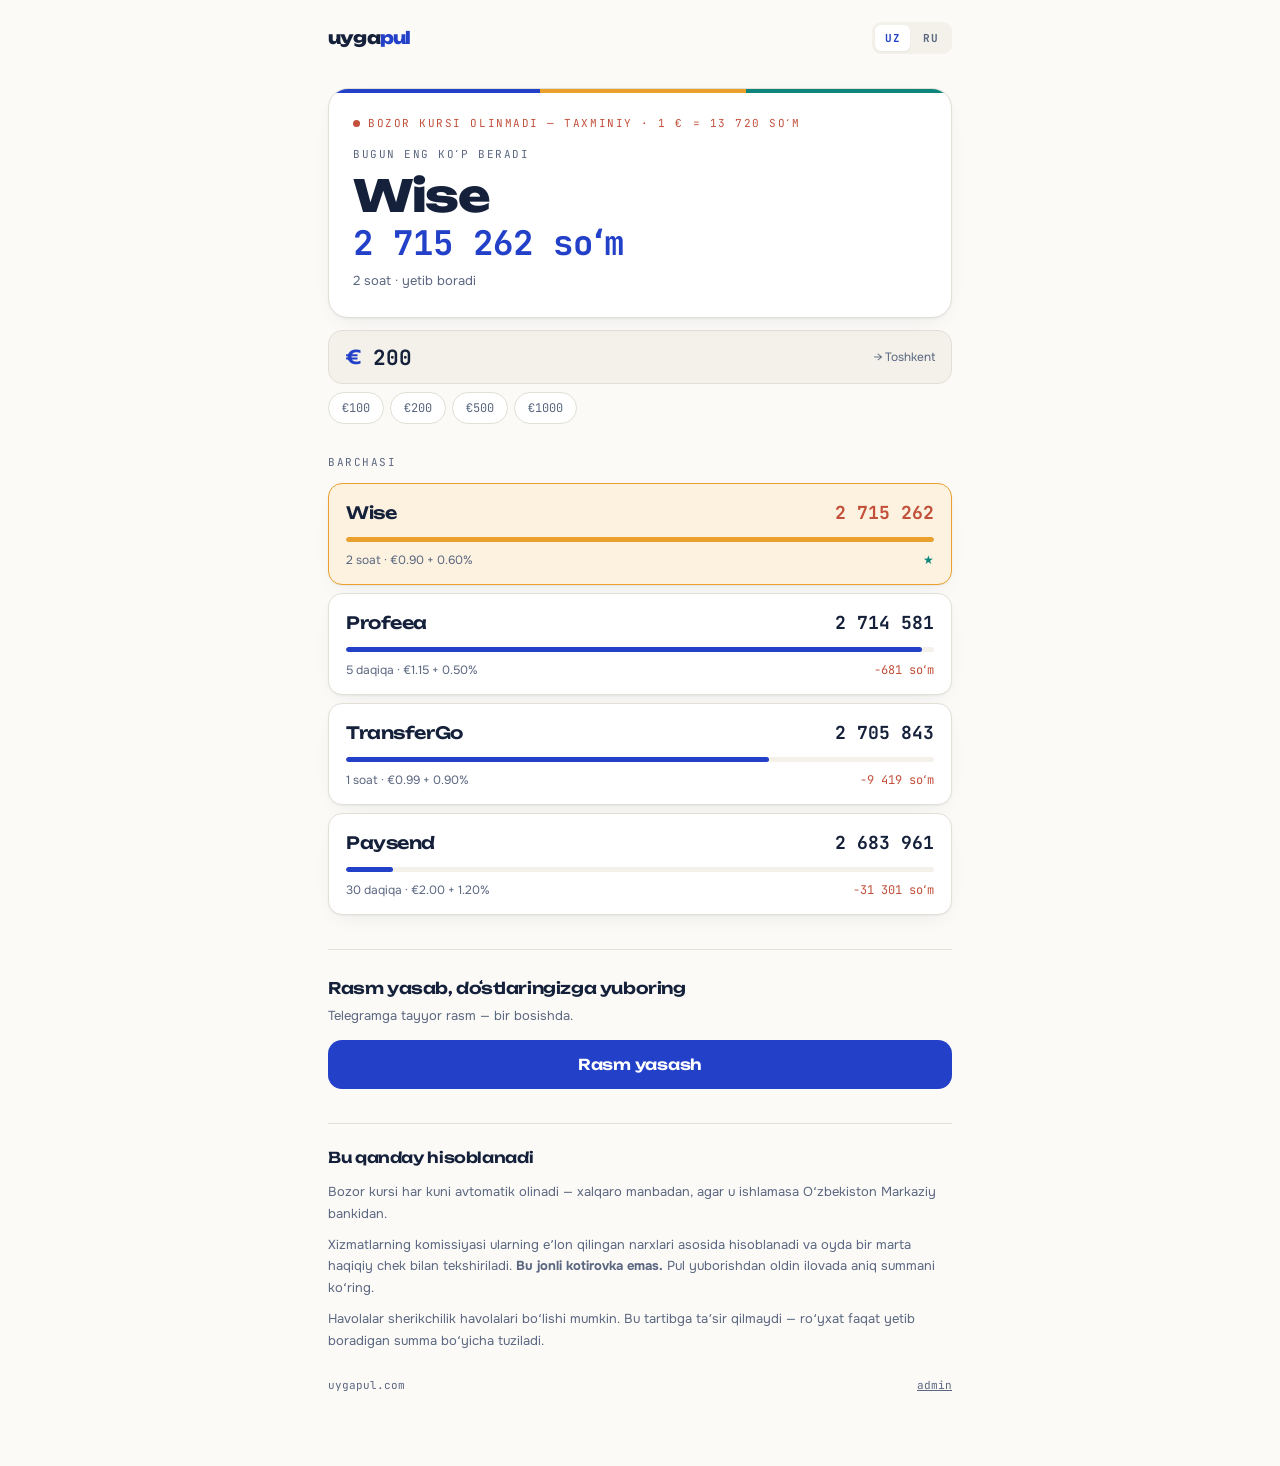
<file: index.html>
<!DOCTYPE html>
<html lang="uz">
<head>
<meta charset="utf-8">
<meta name="viewport" content="width=device-width,initial-scale=1">
<title>Uygapul — Oʻzbekistonga pul oʻtkazish kurslari</title>
<meta name="description" content="Yevropadan Oʻzbekistonga pul oʻtkazish. Profee, Wise, Paysend va TransferGo kurslari har kuni yangilanadi. Qaysi biri koʻproq soʻm beradi?">
<meta property="og:title" content="Uygapul — bugungi kurslar">
<meta property="og:description" content="Yevropadan Oʻzbekistonga pul oʻtkazish kurslarini taqqoslang.">
<meta property="og:type" content="website">
<link rel="preconnect" href="https://fonts.googleapis.com">
<link rel="preconnect" href="https://fonts.gstatic.com" crossorigin>
<link href="https://fonts.googleapis.com/css2?family=Unbounded:wght@600;800&family=Onest:wght@400;500;700&family=JetBrains+Mono:wght@400;700&display=swap" rel="stylesheet">
<link rel="stylesheet" href="./assets/style.css">
</head>
<body>
<div class="wrap">

  <div class="mast">
    <a class="logo" href="./index.html">uyga<b>pul</b></a>
    <div class="langs">
      <button data-lang="uz" aria-pressed="true">UZ</button>
      <button data-lang="ru" aria-pressed="false">RU</button>
    </div>
  </div>

  <div class="hero">
    <div class="kicker" id="kicker"><span class="pip"></span><span id="kickerTxt">…</span></div>
    <div class="sect-label" id="heroLabel">Bugun eng koʻp beradi</div>
    <h1 class="winner-name" id="winnerName">—</h1>
    <div class="winner-sum" id="winnerSum">—</div>
    <div class="winner-sub" id="winnerSub"></div>
  </div>

  <div class="control">
    <span class="eur">€</span>
    <input id="amt" type="number" inputmode="decimal" value="200" min="5" max="10000" aria-label="Summa">
    <span class="dest" id="dest">→ Toshkent</span>
  </div>
  <div class="chips">
    <button data-a="100">€100</button>
    <button data-a="200">€200</button>
    <button data-a="500">€500</button>
    <button data-a="1000">€1000</button>
  </div>

  <div class="sect-label" id="allLabel">Barchasi</div>
  <div id="rows"></div>

  <div class="share">
    <h2 id="shareH">Rasm yasab, doʻstlaringizga yuboring</h2>
    <p id="shareP">Telegramga tayyor rasm — bir bosishda.</p>
    <button class="btn" id="make">Rasm yasash</button>
    <canvas id="card" width="820" height="820"></canvas>
    <a class="btn ghost" id="save" download="uygapul.png">Rasmni saqlash ↓</a>
  </div>

  <div class="method">
    <h2 id="methodH">Bu qanday hisoblanadi</h2>
    <div id="methodBody"></div>
  </div>

  <div class="foot">
    <span>uygapul.com</span>
    <span><a href="./admin.html">admin</a></span>
  </div>
</div>

<script src="./data/providers.js"></script>
<script src="./assets/app.js"></script>
</body>
</html>
</file>
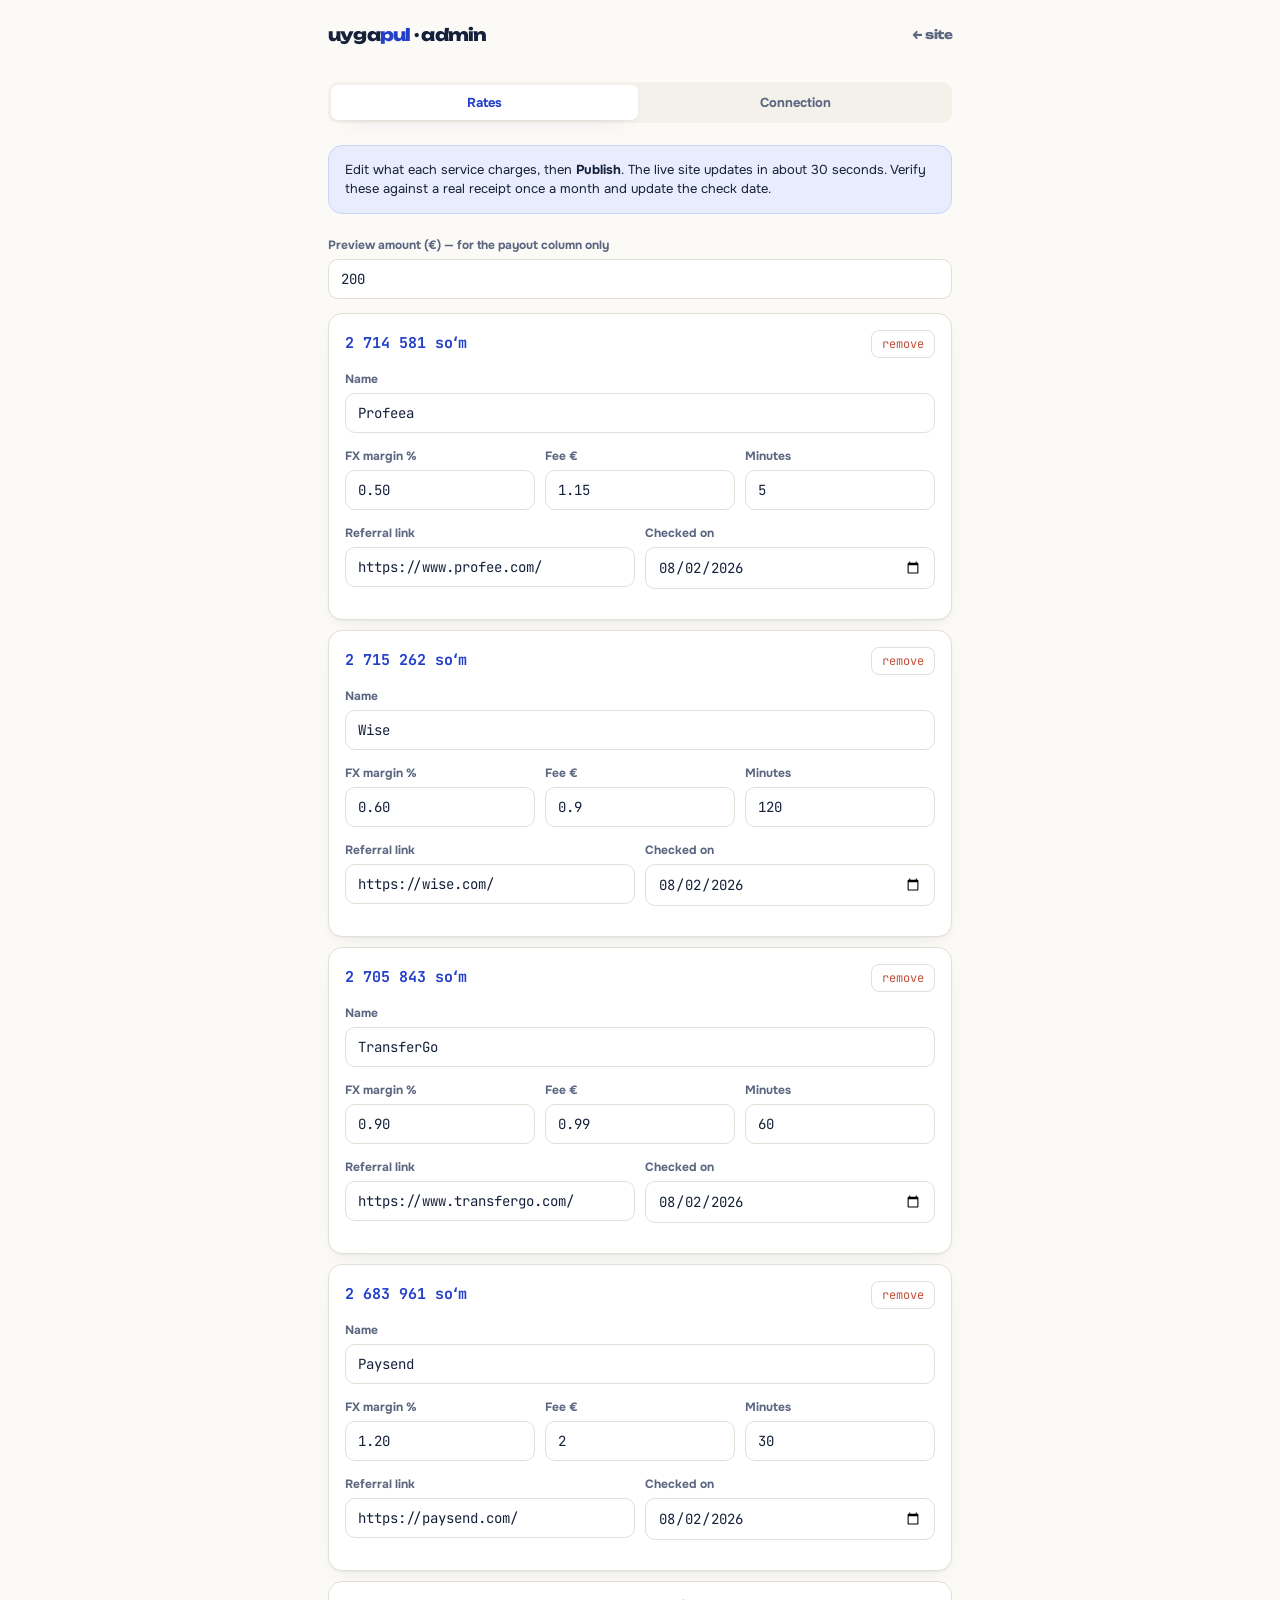
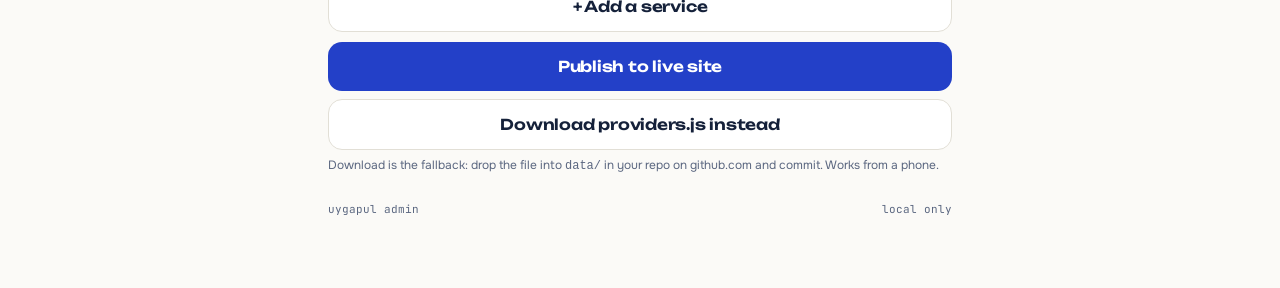
<file: admin.html>
<!DOCTYPE html>
<html lang="en">
<head>
<meta charset="utf-8">
<meta name="viewport" content="width=device-width,initial-scale=1">
<meta name="robots" content="noindex,nofollow">
<title>Uygapul — admin</title>
<link rel="preconnect" href="https://fonts.googleapis.com">
<link rel="preconnect" href="https://fonts.gstatic.com" crossorigin>
<link href="https://fonts.googleapis.com/css2?family=Unbounded:wght@600;800&family=Onest:wght@400;500;700&family=JetBrains+Mono:wght@400;700&display=swap" rel="stylesheet">
<link rel="stylesheet" href="./assets/style.css">
</head>
<body>
<div class="wrap">

  <div class="mast">
    <a class="logo" href="./index.html">uyga<b>pul</b> · admin</a>
    <a class="logo" href="./index.html" style="font-size:12px;color:var(--ink-soft)">← site</a>
  </div>

  <div class="tabs">
    <button data-pane="rates" aria-pressed="true">Rates</button>
    <button data-pane="setup" aria-pressed="false">Connection</button>
  </div>

  <!-- ---------- RATES ---------- -->
  <div class="pane on" id="pane-rates">
    <div class="adm-note">
      Edit what each service charges, then <b>Publish</b>. The live site updates in about 30 seconds.
      Verify these against a real receipt once a month and update the check date.
    </div>

    <div class="field">
      <label for="preview">Preview amount (€) — for the payout column only</label>
      <input id="preview" type="number" value="200" min="5">
    </div>

    <div id="list"></div>

    <button class="btn ghost" id="add" style="margin-bottom:10px">+ Add a service</button>
    <button class="btn" id="publish">Publish to live site</button>
    <button class="btn ghost" id="download" style="margin-top:8px">Download providers.js instead</button>
    <div class="status" id="status"></div>
    <p class="small">Download is the fallback: drop the file into <code>data/</code> in your repo on github.com and commit. Works from a phone.</p>
  </div>

  <!-- ---------- SETUP ---------- -->
  <div class="pane" id="pane-setup">
    <div class="adm-note">
      This connects the admin page to your GitHub repo so Publish can write the file for you.
      Everything here is stored <b>only in this browser</b> — it is never uploaded and never committed.
    </div>

    <div class="field">
      <label for="owner">GitHub username</label>
      <input id="owner" placeholder="yourname" autocomplete="off">
    </div>
    <div class="field">
      <label for="repo">Repository name</label>
      <input id="repo" placeholder="uygapul" autocomplete="off">
    </div>
    <div class="field">
      <label for="branch">Branch</label>
      <input id="branch" value="main" autocomplete="off">
    </div>
    <div class="field">
      <label for="token">Fine-grained access token</label>
      <input id="token" type="password" placeholder="github_pat_…" autocomplete="off">
      <p class="small">
        GitHub → Settings → Developer settings → Personal access tokens → Fine-grained tokens.
        Scope it to <b>this one repository</b> with <b>Contents: Read and write</b>. Nothing else.
      </p>
    </div>
    <button class="btn" id="savecfg">Save connection</button>
    <button class="btn ghost" id="test" style="margin-top:8px">Test connection</button>
    <div class="status" id="status2"></div>
  </div>

  <div class="foot"><span>uygapul admin</span><span>local only</span></div>
</div>

<script src="./data/providers.js"></script>
<script src="./assets/admin.js"></script>
</body>
</html>
</file>
<file: assets/style.css>
/* uygapul — palette drawn from abr/ikat silk: indigo, marigold, madder on undyed cotton */
:root{
  --paper:#FBFAF7;
  --panel:#F3F1EA;
  --panel-2:#FFFFFF;
  --ink:#15213A;
  --ink-soft:#5B6780;
  --cobalt:#2340C8;
  --cobalt-soft:#E8ECFC;
  --saffron:#E9A02C;
  --saffron-soft:#FCF2DF;
  --madder:#C2503A;
  --teal:#0D857C;
  --line:#E2DFD6;
  --radius:14px;
  --shadow:0 1px 2px rgba(21,33,58,.05), 0 8px 24px -12px rgba(21,33,58,.12);
}

*{box-sizing:border-box}
html{-webkit-text-size-adjust:100%}
body{
  margin:0;background:var(--paper);color:var(--ink);
  font-family:'Onest',system-ui,-apple-system,sans-serif;
  font-size:16px;line-height:1.5;-webkit-font-smoothing:antialiased;
}
a{color:inherit}
.wrap{max-width:660px;margin:0 auto;padding:22px 18px 72px}
.mono{font-family:'JetBrains Mono',ui-monospace,monospace;font-variant-numeric:tabular-nums}
:focus-visible{outline:2px solid var(--cobalt);outline-offset:3px;border-radius:4px}

/* ---------- masthead ---------- */
.mast{display:flex;justify-content:space-between;align-items:center;gap:12px;margin-bottom:34px}
.logo{font-family:'Unbounded',sans-serif;font-weight:800;font-size:17px;letter-spacing:-.045em;text-decoration:none}
.logo b{color:var(--cobalt);font-weight:800}
.langs{display:flex;gap:3px;background:var(--panel);padding:3px;border-radius:9px}
.langs button{
  font-family:'JetBrains Mono',monospace;font-size:11px;font-weight:700;letter-spacing:.07em;
  border:0;background:transparent;color:var(--ink-soft);padding:6px 10px;border-radius:6px;cursor:pointer;
}
.langs button[aria-pressed="true"]{background:var(--panel-2);color:var(--cobalt);box-shadow:var(--shadow)}

/* ---------- hero: today's answer ---------- */
.hero{
  background:var(--panel-2);border:1px solid var(--line);border-radius:20px;
  padding:26px 24px;box-shadow:var(--shadow);margin-bottom:12px;position:relative;overflow:hidden;
}
.hero::after{
  content:"";position:absolute;inset:0 0 auto 0;height:4px;
  background:linear-gradient(90deg,var(--cobalt) 0 34%,var(--saffron) 34% 67%,var(--teal) 67% 100%);
}
.kicker{
  font-family:'JetBrains Mono',monospace;font-size:11px;letter-spacing:.14em;text-transform:uppercase;
  color:var(--ink-soft);margin-bottom:14px;display:flex;align-items:center;gap:8px;flex-wrap:wrap;
}
.pip{width:7px;height:7px;border-radius:50%;background:var(--teal);flex:0 0 auto}
.kicker.is-stale{color:var(--madder)}
.kicker.is-stale .pip{background:var(--madder)}
.winner-name{
  font-family:'Unbounded',sans-serif;font-weight:800;letter-spacing:-.04em;
  font-size:clamp(30px,9vw,44px);line-height:1;margin:0 0 6px;
}
.winner-sum{
  font-family:'JetBrains Mono',monospace;font-weight:700;font-variant-numeric:tabular-nums;
  font-size:clamp(24px,7vw,34px);color:var(--cobalt);line-height:1.1;
}
.winner-sub{font-size:13px;color:var(--ink-soft);margin-top:10px}

/* ---------- amount ---------- */
.control{display:flex;align-items:center;gap:12px;background:var(--panel);border:1px solid var(--line);border-radius:var(--radius);padding:12px 16px;margin-bottom:8px}
.control .eur{font-family:'Unbounded',sans-serif;font-weight:600;font-size:19px;color:var(--cobalt)}
.control input{flex:1;min-width:0;border:0;background:transparent;color:var(--ink);font-family:'JetBrains Mono',monospace;font-weight:700;font-size:21px;padding:0}
.control input:focus{outline:none}
.control:focus-within{border-color:var(--cobalt);background:var(--panel-2)}
.control .dest{font-size:12px;color:var(--ink-soft);white-space:nowrap}
.chips{display:flex;gap:6px;flex-wrap:wrap;margin-bottom:30px}
.chips button{
  font-family:'JetBrains Mono',monospace;font-size:12px;border:1px solid var(--line);
  background:var(--panel-2);color:var(--ink-soft);padding:7px 13px;border-radius:999px;cursor:pointer;
}
.chips button:hover{border-color:var(--cobalt);color:var(--cobalt)}

/* ---------- the ladder ---------- */
.sect-label{
  font-family:'JetBrains Mono',monospace;font-size:11px;letter-spacing:.14em;text-transform:uppercase;
  color:var(--ink-soft);margin:0 0 12px;
}
.row{
  display:block;text-decoration:none;background:var(--panel-2);
  border:1px solid var(--line);border-radius:var(--radius);
  padding:15px 17px;margin-bottom:8px;box-shadow:var(--shadow);
  transition:transform .16s ease,border-color .16s ease;
}
.row:hover{transform:translateY(-1px);border-color:var(--cobalt)}
.row.is-best{border-color:var(--saffron);background:var(--saffron-soft)}
.row-head{display:flex;justify-content:space-between;align-items:baseline;gap:12px}
.row-name{font-family:'Unbounded',sans-serif;font-weight:600;font-size:17px;letter-spacing:-.025em}
.row-sum{font-family:'JetBrains Mono',monospace;font-weight:700;font-size:18px;font-variant-numeric:tabular-nums;white-space:nowrap}
.row.is-best .row-sum{color:var(--madder)}
.bar{height:5px;border-radius:3px;background:var(--panel);margin:11px 0 9px;overflow:hidden}
.bar i{display:block;height:100%;border-radius:3px;background:var(--cobalt)}
.row.is-best .bar i{background:var(--saffron)}
.row-meta{display:flex;justify-content:space-between;gap:12px;font-size:12px;color:var(--ink-soft)}
.loss{color:var(--madder);font-family:'JetBrains Mono',monospace}
.row.is-best .loss{color:var(--teal)}

/* ---------- share card ---------- */
.share{margin-top:34px;border-top:1px solid var(--line);padding-top:26px}
.share h2{font-family:'Unbounded',sans-serif;font-weight:600;font-size:16px;letter-spacing:-.025em;margin:0 0 6px}
.share p{font-size:13px;color:var(--ink-soft);margin:0 0 15px}
.btn{
  display:block;width:100%;text-align:center;border:0;cursor:pointer;
  font-family:'Unbounded',sans-serif;font-weight:600;font-size:15px;letter-spacing:-.015em;
  background:var(--cobalt);color:#fff;border-radius:var(--radius);padding:15px;text-decoration:none;
}
.btn:hover{background:var(--ink)}
.btn.ghost{background:var(--panel-2);color:var(--ink);border:1px solid var(--line)}
.btn.ghost:hover{background:var(--panel);color:var(--ink)}
#card{display:none;width:100%;margin-top:14px;border-radius:var(--radius);border:1px solid var(--line)}
#save{display:none;margin-top:9px}
#save.on,#card.on{display:block}

/* ---------- method ---------- */
.method{margin-top:34px;border-top:1px solid var(--line);padding-top:22px;font-size:13px;line-height:1.65;color:var(--ink-soft)}
.method h2{font-family:'Unbounded',sans-serif;font-weight:600;font-size:15px;color:var(--ink);letter-spacing:-.025em;margin:0 0 10px}
.method p{margin:0 0 10px}
.foot{margin-top:26px;font-family:'JetBrains Mono',monospace;font-size:11px;color:var(--ink-soft);display:flex;justify-content:space-between;gap:10px;flex-wrap:wrap}
.foot a{color:var(--ink-soft)}

/* ---------- admin ---------- */
.adm-note{background:var(--cobalt-soft);border:1px solid #C9D4F7;border-radius:var(--radius);padding:14px 16px;font-size:13px;margin-bottom:22px;color:var(--ink)}
.field{margin-bottom:14px}
.field label{display:block;font-size:12px;font-weight:700;color:var(--ink-soft);margin-bottom:5px}
.field input,.field select{
  width:100%;padding:10px 12px;border:1px solid var(--line);border-radius:10px;
  background:var(--panel-2);color:var(--ink);font-family:'JetBrains Mono',monospace;font-size:14px;
}
.field input:focus{outline:none;border-color:var(--cobalt)}
.pcard{background:var(--panel-2);border:1px solid var(--line);border-radius:var(--radius);padding:16px;margin-bottom:10px;box-shadow:var(--shadow)}
.grid{display:grid;grid-template-columns:1fr 1fr;gap:10px}
.grid-3{display:grid;grid-template-columns:1fr 1fr 1fr;gap:10px}
.pcard-top{display:flex;justify-content:space-between;align-items:center;margin-bottom:12px;gap:10px}
.pcard-out{font-family:'JetBrains Mono',monospace;font-weight:700;font-size:15px;color:var(--cobalt)}
.del{background:transparent;border:1px solid var(--line);color:var(--madder);border-radius:8px;padding:5px 10px;font-size:12px;cursor:pointer;font-family:'JetBrains Mono',monospace}
.del:hover{border-color:var(--madder)}
.status{margin-top:14px;padding:12px 14px;border-radius:10px;font-size:13px;display:none}
.status.on{display:block}
.status.ok{background:#E4F5F1;color:#0A6B62;border:1px solid #B8E4DC}
.status.err{background:#FBEAE6;color:#9C3A28;border:1px solid #F0C8BF}
.tabs{display:flex;gap:4px;background:var(--panel);padding:3px;border-radius:10px;margin-bottom:22px}
.tabs button{flex:1;border:0;background:transparent;color:var(--ink-soft);padding:9px;border-radius:7px;cursor:pointer;font-size:13px;font-weight:700;font-family:'Onest',sans-serif}
.tabs button[aria-pressed="true"]{background:var(--panel-2);color:var(--cobalt);box-shadow:var(--shadow)}
.pane{display:none}
.pane.on{display:block}
.small{font-size:12px;color:var(--ink-soft);margin-top:6px}

@media (max-width:420px){ .grid-3{grid-template-columns:1fr 1fr} }
@media (prefers-reduced-motion:reduce){ *{transition:none!important} }
</file>
